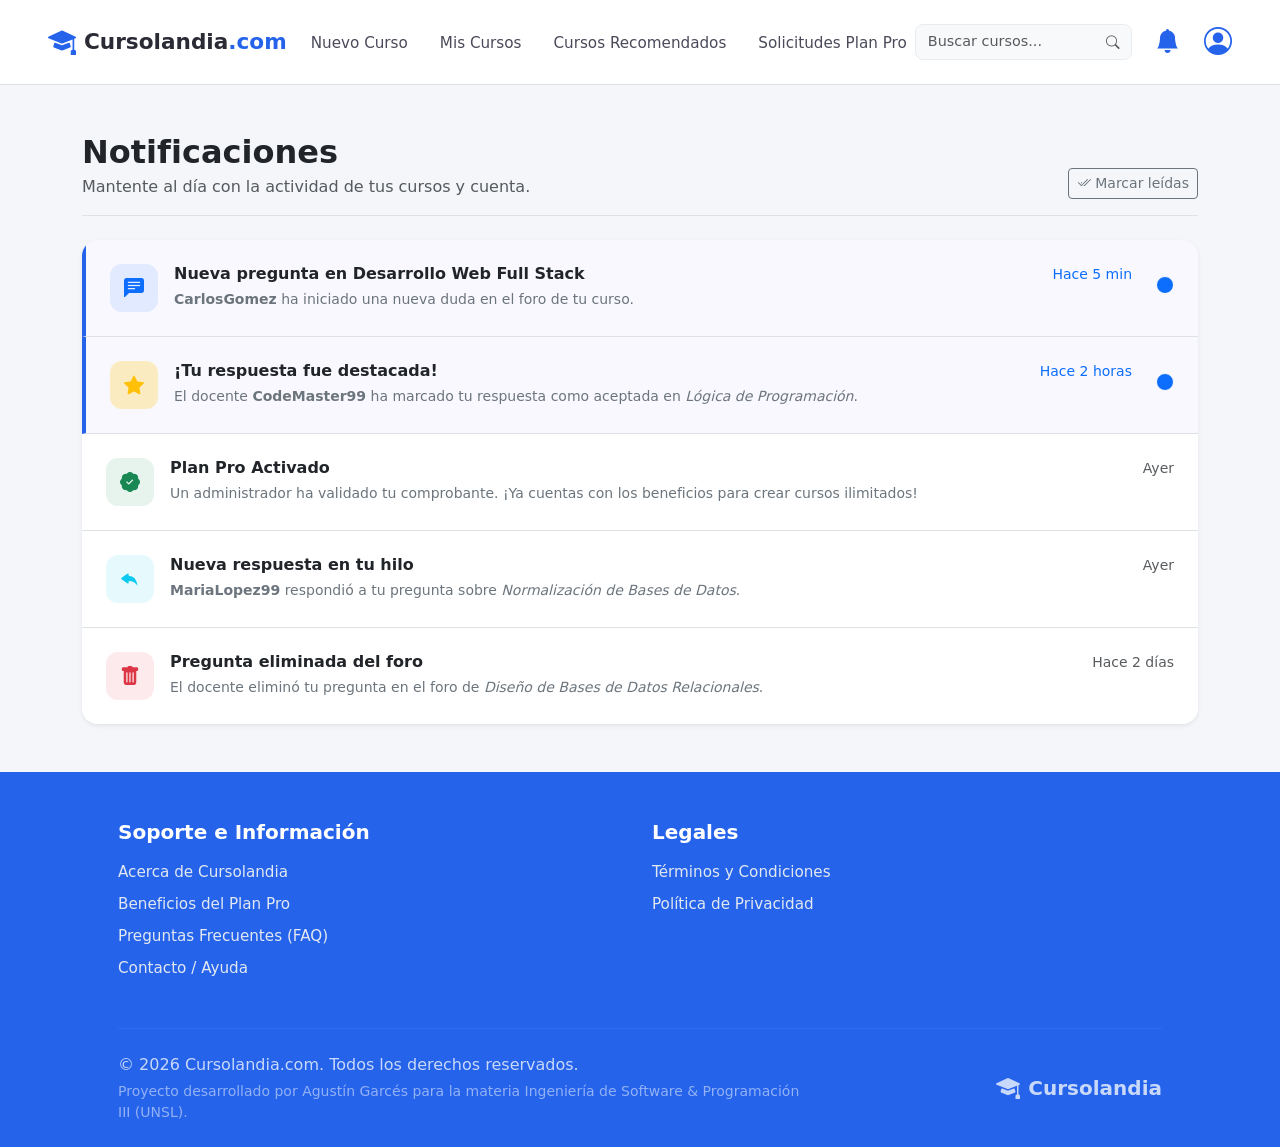
<file: html/notificaciones.html>
<!DOCTYPE html>
<html lang="es">
<head>
    <meta charset="UTF-8">
    <meta name="viewport" content="width=device-width, initial-scale=1.0">
    <link href="https://cdn.jsdelivr.net/npm/bootstrap@5.2.3/dist/css/bootstrap.min.css" rel="stylesheet" integrity="sha384-rbsA2VBKQhggwzxH7pPCaAqO46MgnOM80zW1RWuH61DGLwZJEdK2Kadq2F9CUG65" crossorigin="anonymous">
    <link rel="stylesheet" href="https://cdn.jsdelivr.net/npm/bootstrap-icons@1.13.1/font/bootstrap-icons.min.css">
    <link rel="stylesheet" href="../css/estilos.css">
    <title>Notificaciones</title>
</head>
<body>
    <header>
        <nav class="navbar navbar-expand-lg bg-white custom-navbar py-3 border-bottom">
            <div class="container-fluid px-lg-5">
                
                <!-- Logo con Icono -->
                <a class="navbar-brand d-flex align-items-center gap-2 fw-bold custom-brand" href="../index.html">
                    <i class="bi bi-mortarboard-fill color-logo fs-3"></i>
                    <span>Cursolandia<span class="color-logo">.com</span></span>
                </a>

                <button class="navbar-toggler" type="button" data-bs-toggle="collapse" data-bs-target="#navbarNav" aria-controls="navbarNav" aria-expanded="false" aria-label="Toggle navigation">
                    <span class="navbar-toggler-icon"></span>
                </button>

                <!-- Menú Colapsable -->
                <div class="collapse navbar-collapse" id="navbarNav">
                    
                    
                    <ul class="navbar-nav mx-auto align-items-center gap-3 my-2 my-lg-0">
                        <li class="nav-item">
                            <a class="nav-link custom-link text-nowrap" aria-current="page" href="../php/nuevoCurso.php">Nuevo Curso</a>
                        </li>
                        <li class="nav-item">
                            <a class="nav-link custom-link text-nowrap" href="../html/misCursos.html">Mis Cursos</a>
                        </li>
                        <li class="nav-item">
                            <a class="nav-link custom-link text-nowrap" href="#">Cursos Recomendados</a>
                        </li>
                        <li class="nav-item">
                            <a class="nav-link custom-link text-nowrap" href="../html/solicitudesPro.html">Solicitudes Plan Pro</a>
                        </li>                 
                    </ul>

                    
                    <div class="d-flex flex-column flex-lg-row align-items-center gap-3 gap-lg-4 mt-3 mt-lg-0">
                        
                        
                        <div class="search-box position-relative" style="width: 80%; max-width: 280px;">
                            <input class="form-control custom-search-input pe-5 w-100" type="search" placeholder="Buscar cursos..." aria-label="Search"/>
                            <i class="bi bi-search search-icon text-muted"></i>
                        </div>
                        
                        <!-- Agrupación de íconos -->
                        <div class="d-flex align-items-center gap-4 mt-2 mt-lg-0">
                            <!-- Notificaciones -->
                            <a class="text-decoration-none" href="#">
                                <i class="bi bi-bell-fill color-logo fs-4"></i>
                            </a>

                            <!-- Boton de Perfil -->
                            <a class="text-decoration-none" href="../php/perfil.php"> 
                                <i class="bi bi-person-circle color-logo fs-3"></i> 
                            </a>
                        </div>

                    </div>
                </div>
            </div>
        </nav>
    </header>

    <main class="container my-5">
        
        <!-- Encabezado de Notificaciones -->
        <div class="d-flex justify-content-between align-items-end mb-4 border-bottom pb-3">
            <div>
                <h2 class="fw-bold text-dark mb-1">Notificaciones</h2>
                <p class="text-muted mb-0">Mantente al día con la actividad de tus cursos y cuenta.</p>
            </div>
            <button class="btn btn-sm btn-outline-secondary fw-medium">
                <i class="bi bi-check2-all me-1"></i>Marcar leídas
            </button>
        </div>

        <!-- Contenedor de la Lista -->
        <div class="card border-0 shadow-sm rounded-4 overflow-hidden">
            <div class="list-group list-group-flush">
                
                <!-- Notificación 1: Nueva Pregunta (RN12) - NO LEÍDA -->
                <a href="#" class="list-group-item list-group-item-action p-4 notif-unread border-start-primary">
                    <div class="d-flex gap-3">
                        <div class="notif-icon-box bg-primary bg-opacity-10 text-primary">
                            <i class="bi bi-chat-left-text-fill fs-5"></i>
                        </div>
                        <div class="flex-grow-1">
                            <div class="d-flex justify-content-between align-items-start mb-1">
                                <h6 class="fw-bold text-dark mb-0">Nueva pregunta en Desarrollo Web Full Stack</h6>
                                <small class="text-primary fw-medium text-nowrap ms-2">Hace 5 min</small>
                            </div>
                            <p class="text-secondary mb-0 small"><strong>CarlosGomez</strong> ha iniciado una nueva duda en el foro de tu curso.</p>
                        </div>
                        <!-- Punto indicador de "no leído" -->
                        <div class="align-self-center ms-2">
                            <span class="p-2 bg-primary border border-light rounded-circle d-inline-block"></span>
                        </div>
                    </div>
                </a>

                <!-- Notificación 2: Respuesta Aceptada (RN17) - NO LEÍDA -->
                <a href="#" class="list-group-item list-group-item-action p-4 notif-unread border-start-primary">
                    <div class="d-flex gap-3">
                        <div class="notif-icon-box bg-warning bg-opacity-25 text-warning">
                            <i class="bi bi-star-fill fs-5"></i>
                        </div>
                        <div class="flex-grow-1">
                            <div class="d-flex justify-content-between align-items-start mb-1">
                                <h6 class="fw-bold text-dark mb-0">¡Tu respuesta fue destacada!</h6>
                                <small class="text-primary fw-medium text-nowrap ms-2">Hace 2 horas</small>
                            </div>
                            <p class="text-secondary mb-0 small">El docente <strong>CodeMaster99</strong> ha marcado tu respuesta como aceptada en <em>Lógica de Programación</em>.</p>
                        </div>
                        <div class="align-self-center ms-2">
                            <span class="p-2 bg-primary border border-light rounded-circle d-inline-block"></span>
                        </div>
                    </div>
                </a>

                <!-- Notificación 3: Plan Pro Activado (Sistema) - LEÍDA -->
                <a href="#" class="list-group-item list-group-item-action p-4">
                    <div class="d-flex gap-3">
                        <div class="notif-icon-box bg-success bg-opacity-10 text-success">
                            <i class="bi bi-patch-check-fill fs-5"></i>
                        </div>
                        <div class="flex-grow-1">
                            <div class="d-flex justify-content-between align-items-start mb-1">
                                <h6 class="fw-bold text-dark mb-0">Plan Pro Activado</h6>
                                <small class="text-muted text-nowrap ms-2">Ayer</small>
                            </div>
                            <p class="text-secondary mb-0 small">Un administrador ha validado tu comprobante. ¡Ya cuentas con los beneficios para crear cursos ilimitados!</p>
                        </div>
                    </div>
                </a>

                <!-- Notificación 4: Respuesta en el foro (RN14) - LEÍDA -->
                <a href="#" class="list-group-item list-group-item-action p-4">
                    <div class="d-flex gap-3">
                        <div class="notif-icon-box bg-info bg-opacity-10 text-info">
                            <i class="bi bi-reply-fill fs-5"></i>
                        </div>
                        <div class="flex-grow-1">
                            <div class="d-flex justify-content-between align-items-start mb-1">
                                <h6 class="fw-bold text-dark mb-0">Nueva respuesta en tu hilo</h6>
                                <small class="text-muted text-nowrap ms-2">Ayer</small>
                            </div>
                            <p class="text-secondary mb-0 small"><strong>MariaLopez99</strong> respondió a tu pregunta sobre <em>Normalización de Bases de Datos</em>.</p>
                        </div>
                    </div>
                </a>

                <!-- Notificación 5: Pregunta Eliminada (RN13) - LEÍDA -->
                <a href="#" class="list-group-item list-group-item-action p-4">
                    <div class="d-flex gap-3">
                        <div class="notif-icon-box bg-danger bg-opacity-10 text-danger">
                            <i class="bi bi-trash-fill fs-5"></i>
                        </div>
                        <div class="flex-grow-1">
                            <div class="d-flex justify-content-between align-items-start mb-1">
                                <h6 class="fw-bold text-dark mb-0">Pregunta eliminada del foro</h6>
                                <small class="text-muted text-nowrap ms-2">Hace 2 días</small>
                            </div>
                            <p class="text-secondary mb-0 small">El docente eliminó tu pregunta en el foro de <em>Diseño de Bases de Datos Relacionales</em>.</p>
                        </div>
                    </div>
                </a>

            </div>
        </div>
    </main>

    <footer class="custom-footer pt-5 pb-4 mt-auto">
        <div class="container px-lg-5">
            <div class="row text-center text-md-start">
                
                <div class="col-md-6 col-lg-6 mb-4">
                    <h5 class="fw-bold mb-3 text-white">Soporte e Información</h5>
                    <ul class="list-unstyled mb-0 d-flex flex-column gap-2">
                        <li><a href="#" class="footer-link">Acerca de Cursolandia</a></li>
                        <li><a href="#" class="footer-link">Beneficios del Plan Pro</a></li>
                        <li><a href="#" class="footer-link">Preguntas Frecuentes (FAQ)</a></li>
                        <li><a href="#" class="footer-link">Contacto / Ayuda</a></li>
                    </ul>
                </div>

                <div class="col-md-6 col-lg-6 mb-4">
                    <h5 class="fw-bold mb-3 text-white">Legales</h5>
                    <ul class="list-unstyled mb-0 d-flex flex-column gap-2">
                        <li><a href="#" class="footer-link">Términos y Condiciones</a></li>
                        <li><a href="#" class="footer-link">Política de Privacidad</a></li>
                    </ul>
                </div>
                
            </div>

            <hr class="footer-divider my-4">

            <div class="row align-items-center text-center text-md-start">
                <div class="col-md-7 col-lg-8 mb-3 mb-md-0">
                    <p class="mb-1 text-white opacity-75">
                        &copy; 2026 Cursolandia.com. Todos los derechos reservados.
                    </p>
                    <p class="mb-0 small text-white opacity-50">
                        Proyecto desarrollado por Agustín Garcés para la materia Ingeniería de Software & Programación III (UNSL).
                    </p>
                </div>
                
                <div class="col-md-5 col-lg-4 text-center text-md-end">
                    <div class="d-flex align-items-center justify-content-center justify-content-md-end gap-2 fw-bold text-white opacity-75">
                        <i class="bi bi-mortarboard-fill fs-4"></i>
                        <span class="fs-5">Cursolandia</span>
                    </div>
                </div>
            </div>
        </div>
    </footer>
    
    <script
    src="https://cdn.jsdelivr.net/npm/bootstrap@5.2.3/dist/js/bootstrap.bundle.min.js"
    integrity="sha384-kenU1KFdBIe4zVF0s0G1M5b4hcpxyD9F7jL+jjXkk+Q2h455rYXK/7HAuoJl+0I4"
    crossorigin="anonymous">
    </script>
    <script src="../js/comp.js"></script>
</body>
</html>
</file>
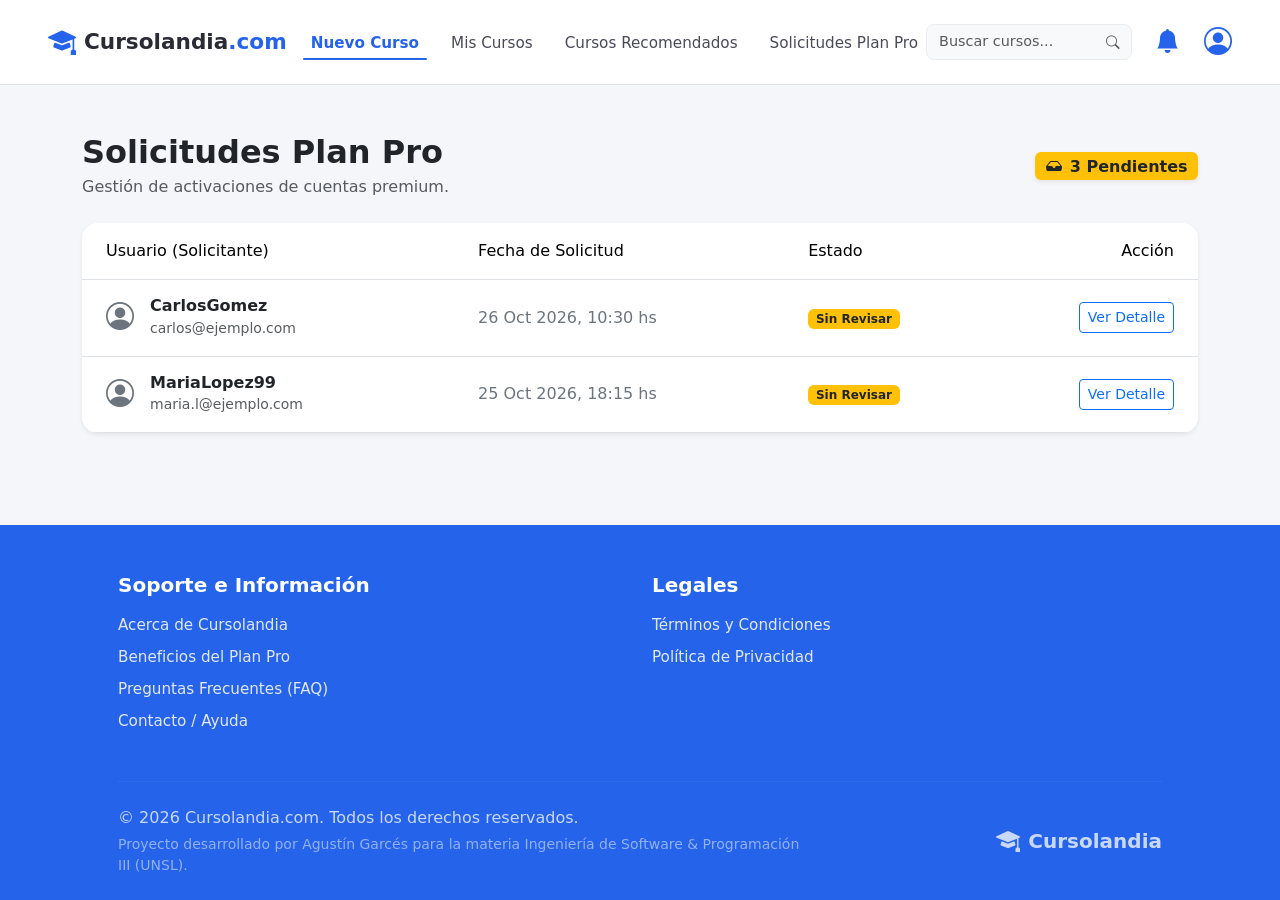
<file: html/solicitudesPro.html>
<!DOCTYPE html>
<html lang="es">
<head>
    <meta charset="UTF-8">
    <meta name="viewport" content="width=device-width, initial-scale=1.0">
    <link href="https://cdn.jsdelivr.net/npm/bootstrap@5.2.3/dist/css/bootstrap.min.css" rel="stylesheet" integrity="sha384-rbsA2VBKQhggwzxH7pPCaAqO46MgnOM80zW1RWuH61DGLwZJEdK2Kadq2F9CUG65" crossorigin="anonymous">
    <link rel="stylesheet" href="https://cdn.jsdelivr.net/npm/bootstrap-icons@1.13.1/font/bootstrap-icons.min.css">
    <link rel="stylesheet" href="../css/estilos.css">
    <title>Solicitudes Pro</title>
</head>
<body>
    <header>
        <nav class="navbar navbar-expand-lg bg-white custom-navbar py-3 border-bottom">
            <div class="container-fluid px-lg-5">
                
                <!-- Logo con Icono -->
                <a class="navbar-brand d-flex align-items-center gap-2 fw-bold custom-brand" href="../index.html">
                    <i class="bi bi-mortarboard-fill color-logo fs-3"></i>
                    <span>Cursolandia<span class="color-logo">.com</span></span>
                </a>

                <button class="navbar-toggler" type="button" data-bs-toggle="collapse" data-bs-target="#navbarNav" aria-controls="navbarNav" aria-expanded="false" aria-label="Toggle navigation">
                    <span class="navbar-toggler-icon"></span>
                </button>

                <!-- Menú Colapsable -->
                <div class="collapse navbar-collapse" id="navbarNav">
                    
                    <!-- 1. CAMBIO AQUÍ: Se cambió "align-items-lg-center" por "align-items-center" para centrar los links en móvil y achicar la línea inferior -->
                    <ul class="navbar-nav mx-auto align-items-center gap-3 my-2 my-lg-0">
                        <li class="nav-item">
                            <a class="nav-link active custom-link text-nowrap" aria-current="page" href="#">Nuevo Curso</a>
                        </li>
                        <li class="nav-item">
                            <a class="nav-link custom-link text-nowrap" href="#">Mis Cursos</a>
                        </li>
                        <li class="nav-item">
                            <a class="nav-link custom-link text-nowrap" href="#">Cursos Recomendados</a>
                        </li>
                        <li class="nav-item">
                            <a class="nav-link custom-link text-nowrap" href="#">Solicitudes Plan Pro</a>
                        </li>                 
                    </ul>

                    <!-- 2. CAMBIO AQUÍ: Se cambió "align-items-start" por "align-items-center" para centrar todo el bloque derecho -->
                    <div class="d-flex flex-column flex-lg-row align-items-center gap-3 gap-lg-4 mt-3 mt-lg-0">
                        
                        <!-- 3. CAMBIO AQUÍ: Se limitó el ancho al 80% (máx 280px) para que sea grande pero no cubra todo el ancho -->
                        <div class="search-box position-relative" style="width: 80%; max-width: 280px;">
                            <input class="form-control custom-search-input pe-5 w-100" type="search" placeholder="Buscar cursos..." aria-label="Search"/>
                            <i class="bi bi-search search-icon text-muted"></i>
                        </div>
                        
                        <!-- Agrupación de íconos -->
                        <div class="d-flex align-items-center gap-4 mt-2 mt-lg-0">
                            <!-- Notificaciones -->
                            <a class="text-decoration-none" href="#">
                                <i class="bi bi-bell-fill color-logo fs-4"></i>
                            </a>

                            <!-- Boton de Perfil -->
                            <a class="text-decoration-none" href="#"> 
                                <i class="bi bi-person-circle color-logo fs-3"></i> 
                            </a>
                        </div>

                    </div>
                </div>
            </div>
        </nav>
    </header>

    <main class="container my-5">
        
        <!-- Encabezado -->
        <div class="d-flex justify-content-between align-items-center mb-4">
            <div>
                <h2 class="fw-bold text-dark mb-1">Solicitudes Plan Pro</h2>
                <p class="text-muted mb-0">Gestión de activaciones de cuentas premium.</p>
            </div>
            <span class="badge bg-warning text-dark fs-6 shadow-sm"><i class="bi bi-inbox-fill me-2"></i>3 Pendientes</span>
        </div>

        <!-- Lista de Solicitudes (Tabla responsiva en una Tarjeta) -->
        <div class="card border-0 shadow-sm rounded-4 overflow-hidden">
            <div class="table-responsive">
                <table class="table table-hover align-middle mb-0">
                    <thead class="bg-light text-muted">
                        <tr>
                            <th scope="col" class="ps-4 py-3 fw-medium">Usuario (Solicitante)</th>
                            <th scope="col" class="py-3 fw-medium">Fecha de Solicitud</th>
                            <th scope="col" class="py-3 fw-medium">Estado</th>
                            <th scope="col" class="pe-4 py-3 text-end fw-medium">Acción</th>
                        </tr>
                    </thead>
                    <tbody>
                        
                        <!-- Solicitud 1 -->
                        <tr>
                            <td class="ps-4 py-3">
                                <div class="d-flex align-items-center gap-3">
                                    <i class="bi bi-person-circle fs-3 text-secondary"></i>
                                    <div>
                                        <h6 class="mb-0 fw-bold text-dark">CarlosGomez</h6>
                                        <small class="text-muted">carlos@ejemplo.com</small>
                                    </div>
                                </div>
                            </td>
                            <td class="py-3 text-secondary">26 Oct 2026, 10:30 hs</td>
                            <td class="py-3">
                                <span class="badge bg-warning text-dark">Sin Revisar</span>
                            </td>
                            <td class="pe-4 py-3 text-end">
                                <!-- Botón que abre el Modal de Detalles -->
                                <button class="btn btn-sm btn-outline-primary fw-medium" data-bs-toggle="modal" data-bs-target="#detalleSolicitudModal">
                                    Ver Detalle
                                </button>
                            </td>
                        </tr>

                        <!-- Solicitud 2 -->
                        <tr>
                            <td class="ps-4 py-3">
                                <div class="d-flex align-items-center gap-3">
                                    <i class="bi bi-person-circle fs-3 text-secondary"></i>
                                    <div>
                                        <h6 class="mb-0 fw-bold text-dark">MariaLopez99</h6>
                                        <small class="text-muted">maria.l@ejemplo.com</small>
                                    </div>
                                </div>
                            </td>
                            <td class="py-3 text-secondary">25 Oct 2026, 18:15 hs</td>
                            <td class="py-3">
                                <span class="badge bg-warning text-dark">Sin Revisar</span>
                            </td>
                            <td class="pe-4 py-3 text-end">
                                <button class="btn btn-sm btn-outline-primary fw-medium" data-bs-toggle="modal" data-bs-target="#detalleSolicitudModal">
                                    Ver Detalle
                                </button>
                            </td>
                        </tr>

                    </tbody>
                </table>
            </div>
        </div>

        <!-- ======================================================= -->
        <!-- MODAL "VER DETALLE" (Se abre al presionar el botón)     -->
        <!-- ======================================================= -->
        <div class="modal fade" id="detalleSolicitudModal" tabindex="-1" aria-labelledby="detalleModalLabel" aria-hidden="true">
            <div class="modal-dialog modal-lg modal-dialog-centered">
                <div class="modal-content border-0 shadow rounded-4">
                    
                    <div class="modal-header border-bottom px-4 py-3">
                        <h5 class="modal-title fw-bold text-dark" id="detalleModalLabel">Detalle de Solicitud: <span class="text-primary">CarlosGomez</span></h5>
                        <button type="button" class="btn-close" data-bs-dismiss="modal" aria-label="Close"></button>
                    </div>
                    
                    <div class="modal-body px-4 py-4">
                        <div class="row g-4">
                            
                            <!-- Lado Izquierdo: Mensaje y Comprobante -->
                            <div class="col-md-7 border-end">
                                
                                <!-- Mensaje de la solicitud -->
                                <div class="mb-4">
                                    <h6 class="fw-bold text-dark mb-2"><i class="bi bi-chat-left-text me-2"></i>Mensaje del Usuario</h6>
                                    <div class="bg-light p-3 rounded border text-secondary" style="font-size: 0.95rem;">
                                        "Hola administrador, adjunto el comprobante de transferencia bancaria por la suscripción anual al Plan Pro. Quedo a la espera de la activación, muchas gracias."
                                    </div>
                                </div>

                                <!-- Archivo Adjunto (Comprobante) -->
                                <div>
                                    <h6 class="fw-bold text-dark mb-2"><i class="bi bi-paperclip me-2"></i>Comprobante Adjunto</h6>
                                    <a href="#" class="list-group-item list-group-item-action border rounded p-3 d-flex justify-content-between align-items-center">
                                        <div class="d-flex align-items-center gap-3">
                                            <i class="bi bi-file-earmark-pdf-fill text-danger fs-3"></i>
                                            <div>
                                                <p class="mb-0 fw-medium text-dark">transferencia_carlos.pdf</p>
                                                <small class="text-muted">1.2 MB</small>
                                            </div>
                                        </div>
                                        <span class="btn btn-sm btn-light border">Descargar</span>
                                    </a>
                                </div>
                            </div>

                            <!-- Lado Derecho: Acción del Administrador (Vencimiento) -->
                            <div class="col-md-5">
                                <div class="alert alert-info border-0 bg-opacity-10 mb-4" role="alert" style="background-color: rgba(108, 92, 231, 0.1); color: var(--PRIMARY);">
                                    <i class="bi bi-info-circle-fill me-2"></i> Revisa el comprobante antes de activar el plan.
                                </div>
                                
                                <form action="activarPlan.php" method="POST">
                                    <!-- Fecha de Vencimiento requerida para activar -->
                                    <div class="mb-3">
                                        <label for="fechaVencimiento" class="form-label fw-bold text-dark">Establecer Vencimiento <span class="text-danger">*</span></label>
                                        <input type="date" class="form-control custom-input" id="fechaVencimiento" name="fechaVencimiento" required>
                                        <div class="form-text small">Fecha en la que expirará el Plan Pro del usuario.</div>
                                    </div>
                                </form>
                            </div>

                        </div>
                    </div>

                    <!-- Botones de Acción: Rechazar o Activar -->
                    <div class="modal-footer border-top bg-light px-4 py-3 justify-content-between">
                        <button type="button" class="btn btn-outline-danger fw-medium px-4" data-bs-dismiss="modal">
                            <i class="bi bi-x-circle me-1"></i> Rechazar
                        </button>
                        <button type="submit" class="btn btn-purple fw-medium px-4">
                            <i class="bi bi-check-circle me-1"></i> Activar Pro
                        </button>
                    </div>
                    
                </div>
            </div>
        </div>

    </main>

    <footer class="custom-footer pt-5 pb-4 mt-auto">
        <div class="container px-lg-5">
            <div class="row text-center text-md-start">
                
                <div class="col-md-6 col-lg-6 mb-4">
                    <h5 class="fw-bold mb-3 text-white">Soporte e Información</h5>
                    <ul class="list-unstyled mb-0 d-flex flex-column gap-2">
                        <li><a href="#" class="footer-link">Acerca de Cursolandia</a></li>
                        <li><a href="#" class="footer-link">Beneficios del Plan Pro</a></li>
                        <li><a href="#" class="footer-link">Preguntas Frecuentes (FAQ)</a></li>
                        <li><a href="#" class="footer-link">Contacto / Ayuda</a></li>
                    </ul>
                </div>

                <div class="col-md-6 col-lg-6 mb-4">
                    <h5 class="fw-bold mb-3 text-white">Legales</h5>
                    <ul class="list-unstyled mb-0 d-flex flex-column gap-2">
                        <li><a href="#" class="footer-link">Términos y Condiciones</a></li>
                        <li><a href="#" class="footer-link">Política de Privacidad</a></li>
                    </ul>
                </div>
                
            </div>

            <hr class="footer-divider my-4">

            <div class="row align-items-center text-center text-md-start">
                <div class="col-md-7 col-lg-8 mb-3 mb-md-0">
                    <p class="mb-1 text-white opacity-75">
                        &copy; 2026 Cursolandia.com. Todos los derechos reservados.
                    </p>
                    <p class="mb-0 small text-white opacity-50">
                        Proyecto desarrollado por Agustín Garcés para la materia Ingeniería de Software & Programación III (UNSL).
                    </p>
                </div>
                
                <div class="col-md-5 col-lg-4 text-center text-md-end">
                    <div class="d-flex align-items-center justify-content-center justify-content-md-end gap-2 fw-bold text-white opacity-75">
                        <i class="bi bi-mortarboard-fill fs-4"></i>
                        <span class="fs-5">Cursolandia</span>
                    </div>
                </div>
            </div>
        </div>
    </footer>
    
    <script
    src="https://cdn.jsdelivr.net/npm/bootstrap@5.2.3/dist/js/bootstrap.bundle.min.js"
    integrity="sha384-kenU1KFdBIe4zVF0s0G1M5b4hcpxyD9F7jL+jjXkk+Q2h455rYXK/7HAuoJl+0I4"
    crossorigin="anonymous">
    </script>
    <script src="../js/comp.js"></script>
</body>
</html>
</file>
<file: css/estilos.css>
:root{
    --PRIMARY:  #2563eb;    /* Azul royal moderno */
    --SECONDARY: #1d4ed8;   /* Azul más oscuro para hover */
    --TERCIARY: #93c5fd;    /* Azul claro / pastel para acentos */
    --BORDENAV: #e2e8f0;    /* Gris neutro claro para bordes */
    --WHITE: #ffffff;
    --BG-GENERAL: #f4f6f9;
}

body {
    display: flex;
    flex-direction: column;
    min-height: 100vh;
    background-color: var(--BG-GENERAL); /* Aplicamos la variable global al fondo */
}

/* INFORMACIÓN DE ESTILO DE EL NAV */

/* Color de fondo y borde inferior sutil del nav */
.custom-navbar {
    background-color: var(--WHITE);
    border-bottom: 1px solid var(--BORDENAV);
}

/* Marca / Logo */
.custom-brand {
    color: #2b2b36;
    font-size: 1.35rem;
}

.color-logo{
    color: var(--PRIMARY);
}

/* Enlaces del menú principal */
.custom-link {
    color: #4a4a5a !important;
    font-weight: 500;
    font-size: 0.95rem;
    position: relative;
    padding-bottom: 6px !important;
}

/* Indicador de pestaña activa (Línea morada inferior en "Inicio") */
.custom-link.active {
    color: var(--PRIMARY) !important;
    font-weight: 600;
}

.custom-link.active::after {
    content: '';
    position: absolute;
    bottom: 0;
    left: 0;
    width: 100%;
    height: 2px;
    background-color: var(--PRIMARY);
    border-radius: 2px;
}

/* Buscador con ícono adentro */
.search-box {
    position: relative; /* Agregado para que el ícono absoluto se mantenga dentro */
    width: 220px;
}

.custom-search-input {
    background-color: #f8f9fa;
    border: 1px solid #e9ecef;
    border-radius: 8px;
    font-size: 0.9rem;
    padding-right: 2.2rem;
}

.custom-search-input:focus {
    background-color: var(--WHITE);
    box-shadow: 0 0 0 0.25rem rgba(108, 92, 231, 0.15);
    border-color: var(--TERCIARY);
}

.search-icon {
    position: absolute;
    right: 12px;
    top: 50%;
    transform: translateY(-50%);
    pointer-events: none;
    font-size: 0.85rem;
}

/* Botón Violeta de Registrarse */
.btn-purple {
    background-color: var(--PRIMARY);
    border: none;
    transition: background-color 0.2s ease;
    
}

.btn-purple:hover {
    background-color: var(--SECONDARY);
    color: var(--WHITE);
}

.btn-iniciar-sesion{
    background-color: var(--BORDENAV);
}

/* ESTILOS PARA MAIN */

/* Ocultar barra de desplazamiento en los carruseles de cursos */
.carrusel-cursos {
    scrollbar-width: none; /* Para Firefox */
}
.carrusel-cursos::-webkit-scrollbar {
    display: none; /* Para Chrome, Safari y Edge */
}

/* Estilos temporales para los cuadros estáticos (Banner y Cursos) */
.banner-placeholder {
    background-color: var(--TERCIARY); /* Un violeta claro para que combine */
    min-height: 260px;
    border-radius: 12px;
}

.curso-card {
    width: 280px; /* Ancho fijo para que el carrusel funcione bien */
    min-height: 380px; /* Cambiamos height por min-height para que el contenido entre */
    background-color: var(--WHITE);
    border: 1px solid var(--BORDENAV);
    border-radius: 8px;
    transition: transform 0.2s ease, box-shadow 0.2s ease;
}

.curso-card:hover {
    transform: translateY(-3px);
    box-shadow: 0 4px 12px rgba(108, 92, 231, 0.15);
}

/* Forzamos a Bootstrap a usar tu color primario en los enlaces */
.link-primary {
    color: var(--PRIMARY) !important;
}
.link-primary:hover {
    color: var(--SECONDARY) !important;
}

/* Flechas del carrusel */
.arrow-btn {
    color: var(--PRIMARY);
    font-size: 2.5rem;
    line-height: 1;
    cursor: pointer;
}
.arrow-btn:hover {
    color: var(--SECONDARY);
}

/* ------------------------------------------------------------------------ */

/* --- ESTILOS DEL FOOTER --- */

/* Contenedor principal del footer */
.custom-footer {
    background-color: var(--PRIMARY); /* Usa el violeta principal de la marca */
    color: var(--WHITE);
    margin-top: auto; /* Útil si el body es un flexbox, para que el footer siempre quede abajo */
}

/* Enlaces del footer */
.footer-link {
    color: var(--BORDENAV);
    text-decoration: none;
    font-size: 0.95rem;
    transition: color 0.2s ease, padding-left 0.2s ease;
}

/* Efecto hover de los enlaces */
.footer-link:hover {
    color: var(--WHITE);
    padding-left: 5px; /* Pequeño desplazamiento elegante al pasar el mouse */
}

/* Línea divisoria del footer */
.footer-divider {
    border-color: rgba(255, 255, 255, 0.2);
}


/* --- ESTILOS PARA FORMULARIOS --- */

.custom-input {
    background-color: #f8f9fa;
    border: 1px solid #e9ecef;
    border-radius: 8px;
    font-size: 0.95rem;
    transition: all 0.2s ease-in-out;
}

/* Efecto al hacer clic (focus) en los inputs usando tus variables de color */
.custom-input:focus {
    background-color: var(--WHITE);
    box-shadow: 0 0 0 0.25rem rgba(108, 92, 231, 0.15); /* Sombra violeta translúcida */
    border-color: var(--TERCIARY);
}

/* Color personalizado para los checkboxes / switches de Bootstrap */
.form-check-input:checked {
    background-color: var(--PRIMARY);
    border-color: var(--PRIMARY);
}

/* --- BANNER DE CABECERA DEL CURSO --- */
.curso-header-banner {
    background: linear-gradient(135deg, var(--PRIMARY), var(--SECONDARY));
    background-size: cover;
    background-position: center;
    background-repeat: no-repeat;
    min-height: 250px;
}

/* --- ESTILOS PARA LA PANTALLA DE PERFIL --- */

.perfil-banner {
    /* Color sólido similar al banner de tu boceto (usa tu variable PRIMARY o un degradado) */
    background: linear-gradient(135deg, var(--PRIMARY), var(--SECONDARY));
    min-height: 220px;
}

.perfil-img {
    width: 120px;
    height: 120px;
    object-fit: cover;
    /* Ajusta el tamaño de la imagen en dispositivos muy pequeños */
}

@media (max-width: 576px) {
    .perfil-img {
        width: 90px;
        height: 90px;
    }
}

/* --- ESTILOS PARA CURSOS DESTACADOS (RN09) --- */

/* Destacado visual para cursos de usuarios Pro */
.curso-pro-destacado {
    border: 2px solid var(--PRIMARY) !important;
    /* Se le da un poco de margen superior (mt-3) extra en HTML para que la etiqueta "Destacado" absoluta no se corte arriba */
    margin-top: 0.8rem; 
}

/* Efecto hover acentuado para los destacados */
.curso-pro-destacado:hover {
    box-shadow: 0 12px 24px rgba(108, 92, 231, 0.25) !important;
}

/* Utilidad para truncar texto a 3 líneas (Ideal para descripciones de tarjetas) */
.line-clamp-3 {
    display: -webkit-box;
    -webkit-line-clamp: 3;
    -webkit-box-orient: vertical;  
    overflow: hidden;
}

/* --- IMÁGENES DE LAS TARJETAS DE CURSOS --- */
.curso-img {
    height: 160px;
    object-fit: cover;
    border-bottom: 1px solid var(--BORDENAV);
}

/* --- ESTILOS PARA LA PANTALLA DE NOTIFICACIONES --- */

/* Fondo tenue para las notificaciones que aún no han sido leídas */
.notif-unread {
    background-color: rgba(108, 92, 231, 0.04);
}

/* Marca de borde lateral para identificar rápidamente lo nuevo */
.border-start-primary {
    border-left: 4px solid var(--PRIMARY) !important;
}

/* Contenedor del ícono para que mantenga su proporción y alineación */
.notif-icon-box {
    width: 48px;
    height: 48px;
    border-radius: 12px;
    display: flex;
    align-items: center;
    justify-content: center;
    flex-shrink: 0; 
}

/* --- DEGRADADOS AUTOMÁTICOS PARA CURSOS SIN PORTADA --- */
.curso-gradiente-1, .curso-grad-1 { background: linear-gradient(135deg, var(--PRIMARY), var(--TERCIARY)); }
.curso-gradiente-2, .curso-grad-2 { background: linear-gradient(135deg, #0984e3, #74b9ff); }
.curso-gradiente-3, .curso-grad-3 { background: linear-gradient(135deg, #00b894, #55efc4); }
.curso-gradiente-4, .curso-grad-4 { background: linear-gradient(135deg, #e84393, #fd79a8); }
.curso-gradiente-5, .curso-grad-5 { background: linear-gradient(135deg, #6c5ce7, #0984e3); }
.curso-grad-6 { background: linear-gradient(135deg, #d63031, #ff7675); }
</file>
